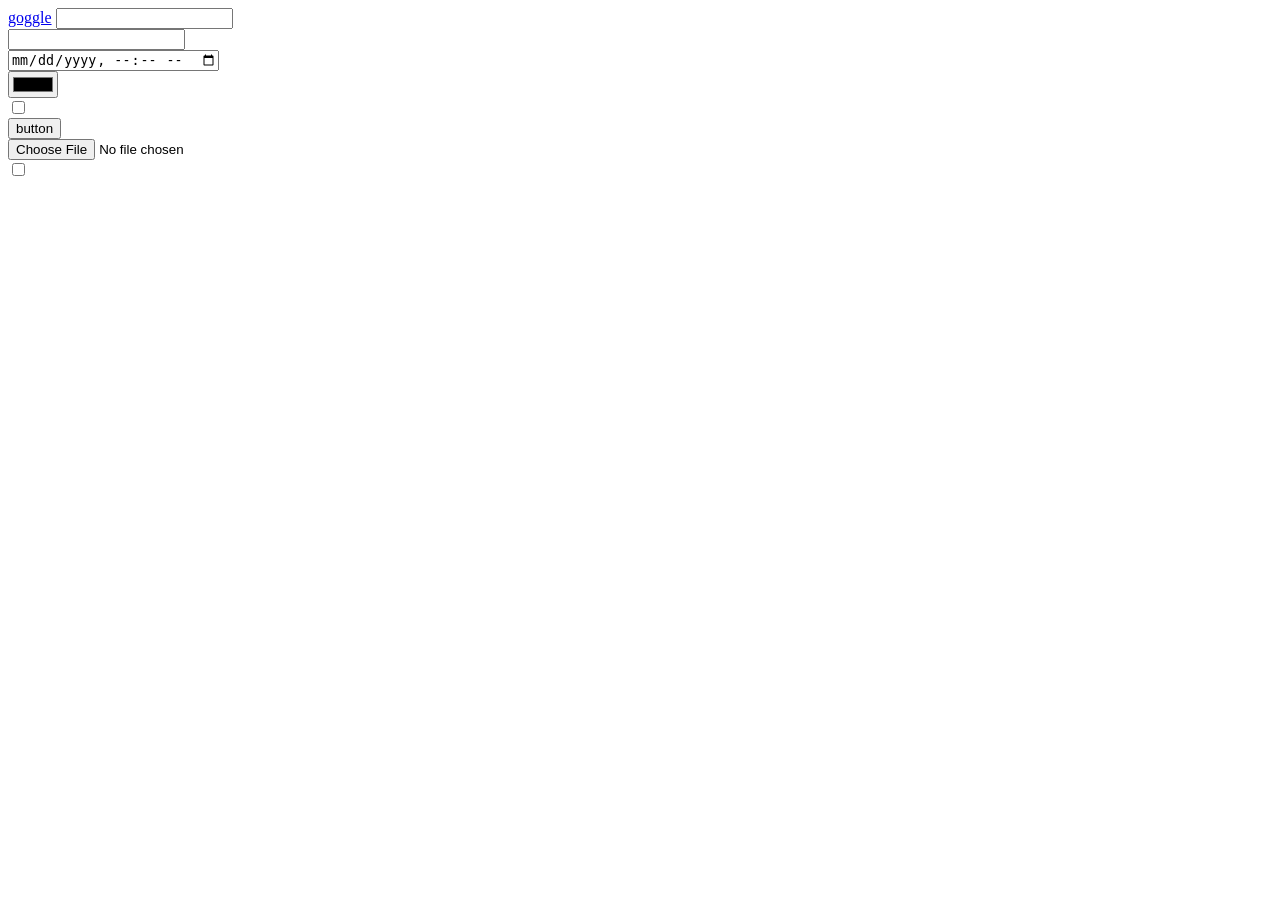
<file: LEC 1/index.html>
<!doctype html>
<html lang="en">
  <head>
    <meta charset="UTF-8" />
    <meta name="viewport" content="width=device-width, initial-scale=1.0" />
    <title>Document</title>
  </head>
  <body>
    <a
      href="https://www.google.com/search?q=amazon&oq=&gs_lcrp=EgZjaHJvbWUqBggBEEUYOzIGCAAQRRg5MgYIARBFGDsyBggCEEUYPDIGCAMQRRg8MgYIBBBFGDwyBggFEAUYQDIGCAYQBRhAMgYIBxAFGEDSAQgyNzc2ajBqN6gCCLACAfEFruHTmDx_OYQ&sourceid=chrome&ie=UTF-8"
      >goggle</a
    >
    <input type="password" />
    <br />
    <input type="email" name="email" id="" />
    <br />
    <input type="datetime-local" name="callender" id="" />
    <br />
    <input type="color" name="" id="" />
    <br />
    <input type="checkbox" name="" id="" />
    <br />
    <input type="button" value="button" />
    <br />
    <input type="file" name="" id="" />
    <br />
    <input type="checkbox" name="" id="" />
    <br />
    <input type="hidden" name="" />
    <br />
    <input type="image" src="" alt="" />
  </body>
</html>
</file>
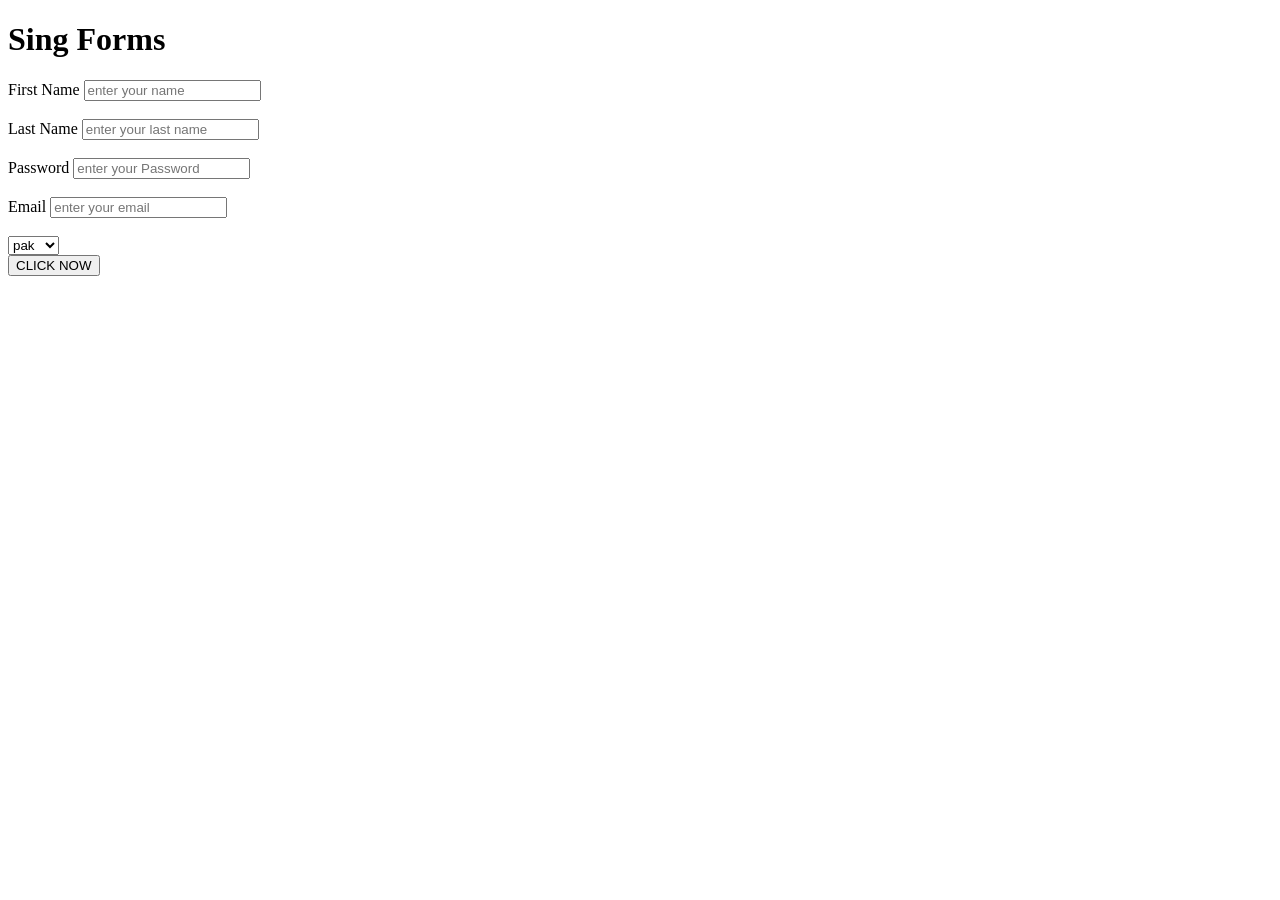
<file: LEC 2/index.html>
<!doctype html>
<html lang="en">
  <head>
    <meta charset="UTF-8" />
    <meta name="viewport" content="width=device-width, initial-scale=1.0" />
    <title>Document</title>
  </head>
  <body>
    <h1>Sing Forms</h1>
    <form>
      <label for="">First Name</label>
      <input type="text" placeholder="enter your name" />
      <br />
      <br />
      <label for="">Last Name</label>
      <input type="last name" placeholder="enter your last name" />
      <br />
      <br />
      <label for="">Password</label>
      <input type="password" placeholder="enter your Password" />
      <br />
      <br />
      <label for="">Email</label>
      <input type="email" placeholder="enter your email" />
      <br />
      <br />
      <select>
        <option value="pak">pak</option>
        <option value="india">india</option>
        <option value="usa">usa</option>
      </select>
      <br />
      <button>CLICK NOW</button>
    </form>
  </body>
</html>
</file>
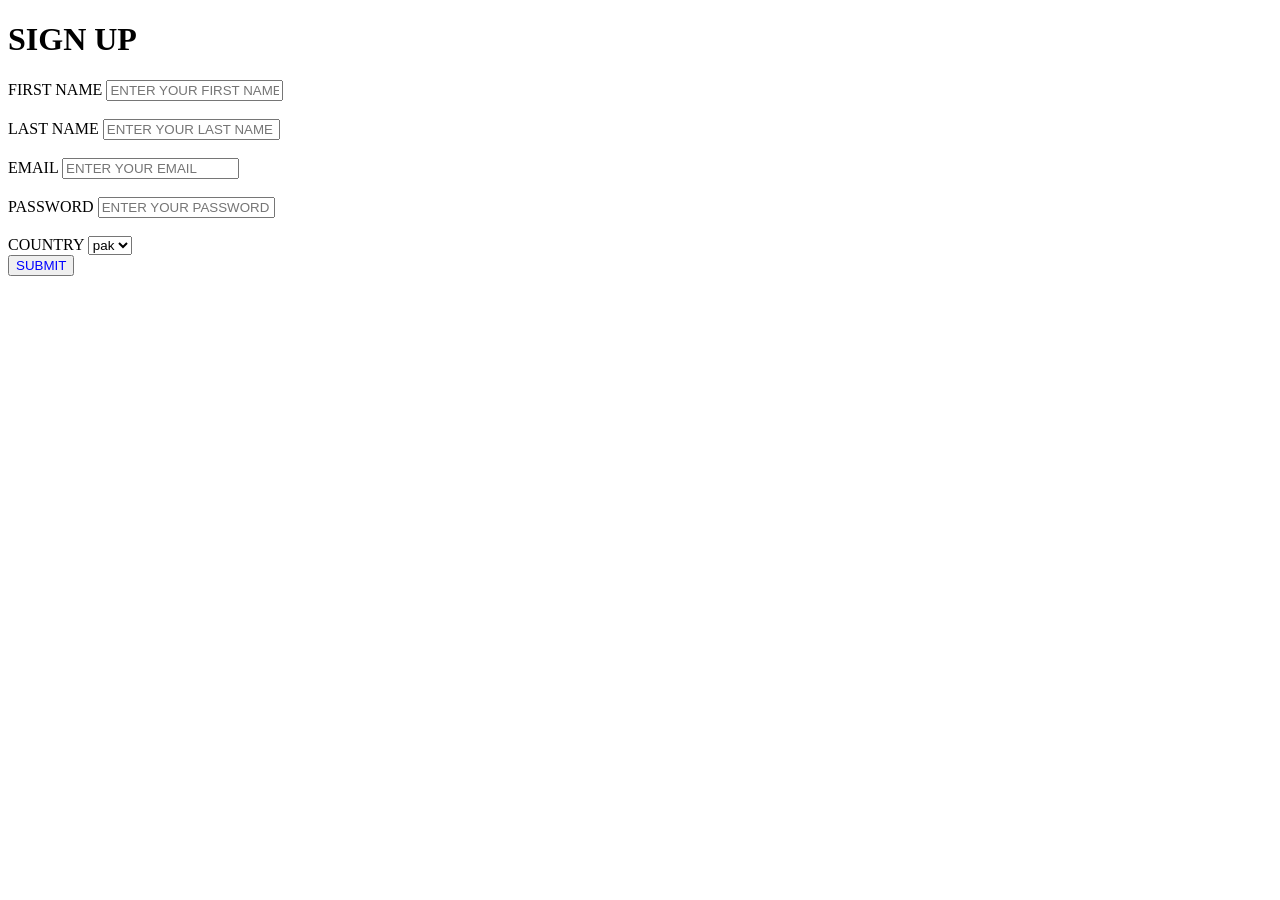
<file: LEC 3/index.html>
<!doctype html>
<html lang="en">
  <head>
    <meta charset="UTF-8" />
    <meta name="viewport" content="width=device-width, initial-scale=1.0" />
    <title>Document</title>
  </head>
  <body>
    <h1>SIGN UP</h1>
    <form>
      <label for="">FIRST NAME</label>
      <input type="text" placeholder="ENTER YOUR FIRST NAME" />
      <br />
      <br />
      <label for="">LAST NAME</label>
      <input type="text" placeholder="ENTER YOUR LAST NAME" />
      <br />
      <br />
      <label for="">EMAIL</label>
      <input type="email" placeholder="ENTER YOUR EMAIL" />
      <br />
      <br />
      <label for="">PASSWORD</label>
      <input type="password" placeholder="ENTER YOUR PASSWORD" />
      <br />
      <br />
      <label for="">COUNTRY</label>
      <select>
        <option value="">pak</option>
        <option value="">pak</option>
        <option value="">pak</option>
        <option value="">pak</option>
        <option value="">pak</option>
      </select>
      <br />
      <button style="text-align: center; color: blue" type="submit">
        SUBMIT
      </button>
    </form>
  </body>
</html>
</file>
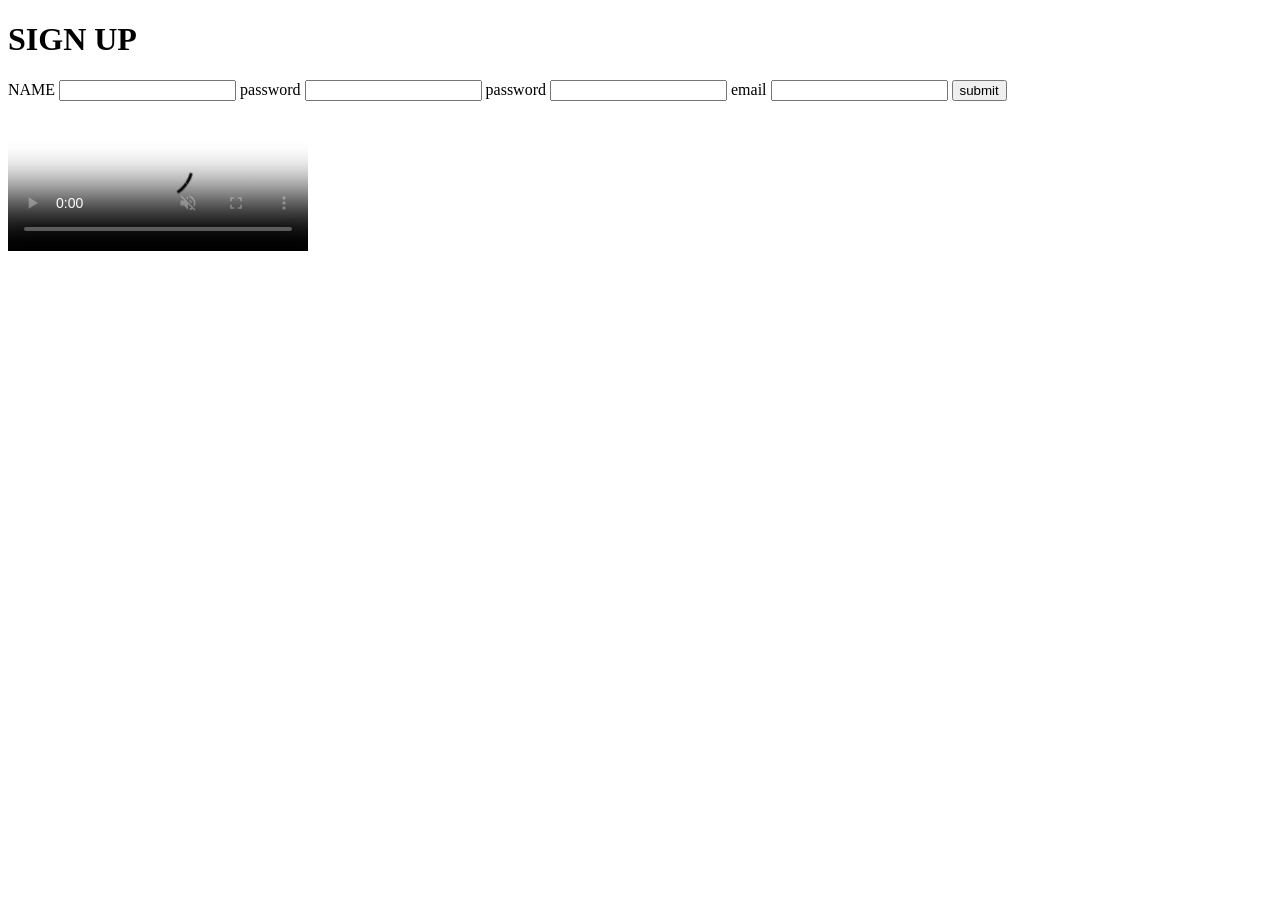
<file: LEC 4/index.html>
<!doctype html>
<html lang="en">
  <head>
    <meta charset="UTF-8" />
    <meta name="viewport" content="width=device-width, initial-scale=1.0" />
    <title>Document</title>
  </head>
  <body>
    <h1>SIGN UP</h1>
    <form action="">
      <label for="name">NAME</label>
      <input type="text" minlength="8" maxlength="20" required name="name" />
      <label for="name1">password </label>
      <input
        type="password"
        minlength="8"
        maxlength="20"
        required
        name="name1"
      />
      <label for="name2">password</label>
      <input
        type="password"
        minlength="8"
        maxlength="20"
        required
        name="name2"
      />
      <label for="name3">email</label>
      <input type="email" minlength="8" maxlength="20" required name="name3" />

      <button type="submit">submit</button>
    </form>
    <video src="" controls poster="./" muted autoplay></video>
  </body>
</html>
</file>
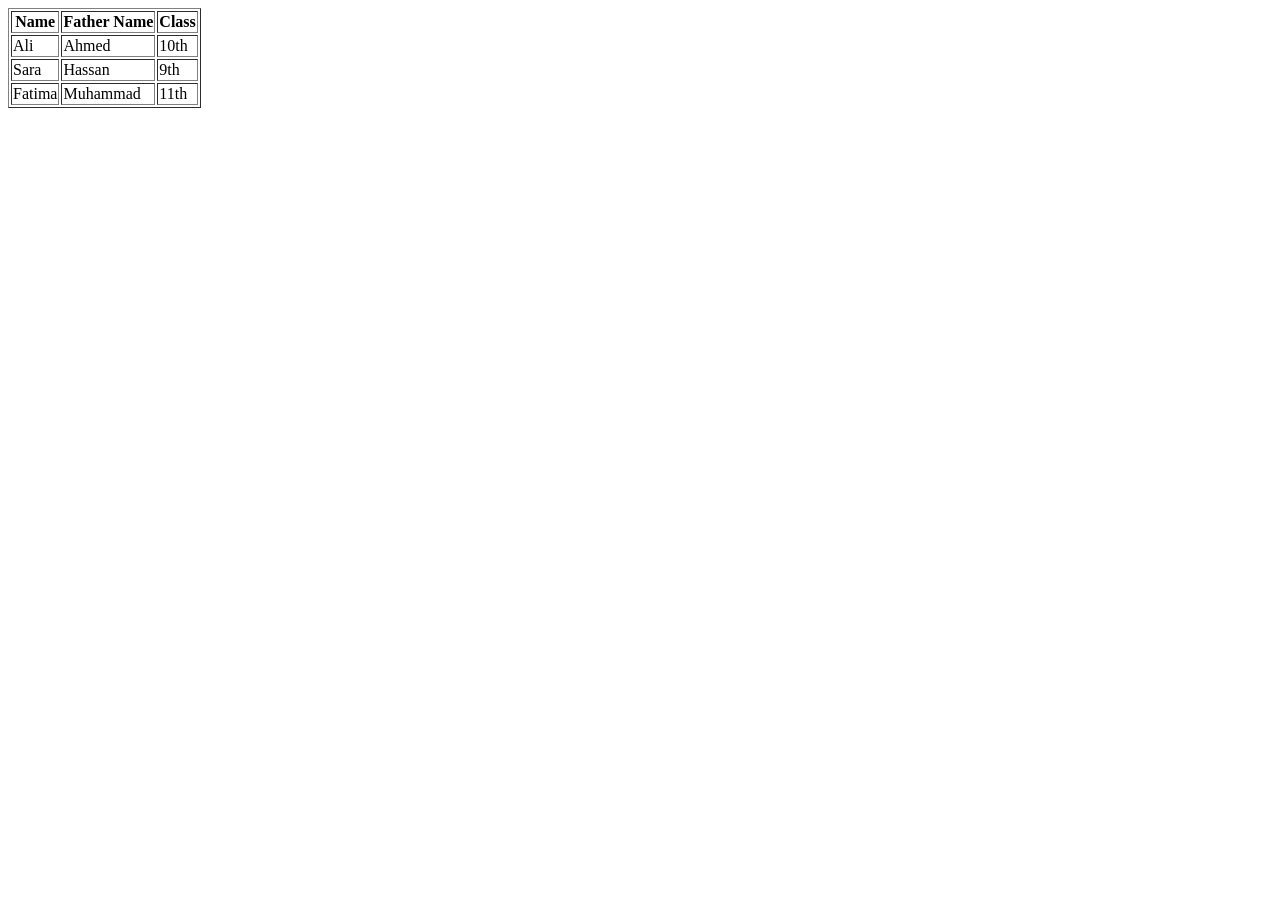
<file: LEC 5/index.html>
<!doctype html>
<html>
  <head>
    <!-- Title of the page -->
    <title>Student Information Table</title>
  </head>
  <body>
    <!-- Table to display student information with father name and class -->
    <!-- Black border style added using border attribute -->
    <table border="1">
      <!-- Table header row with column names -->
      <tr>
        <!-- Column 1: Name -->
        <th>Name</th>
        <!-- Column 2: Father Name -->
        <th>Father Name</th>
        <!-- Column 3: Class -->
        <th>Class</th>
      </tr>
      <!-- Sample data rows -->
      <tr>
        <!-- Student name -->
        <td>Ali</td>
        <!-- Father's name -->
        <td>Ahmed</td>
        <!-- Student's class -->
        <td>10th</td>
      </tr>
      <tr>
        <td>Sara</td>
        <td>Hassan</td>
        <td>9th</td>
      </tr>
      <tr>
        <td>Fatima</td>
        <td>Muhammad</td>
        <td>11th</td>
      </tr>
    </table>
  </body>
</html>
</file>
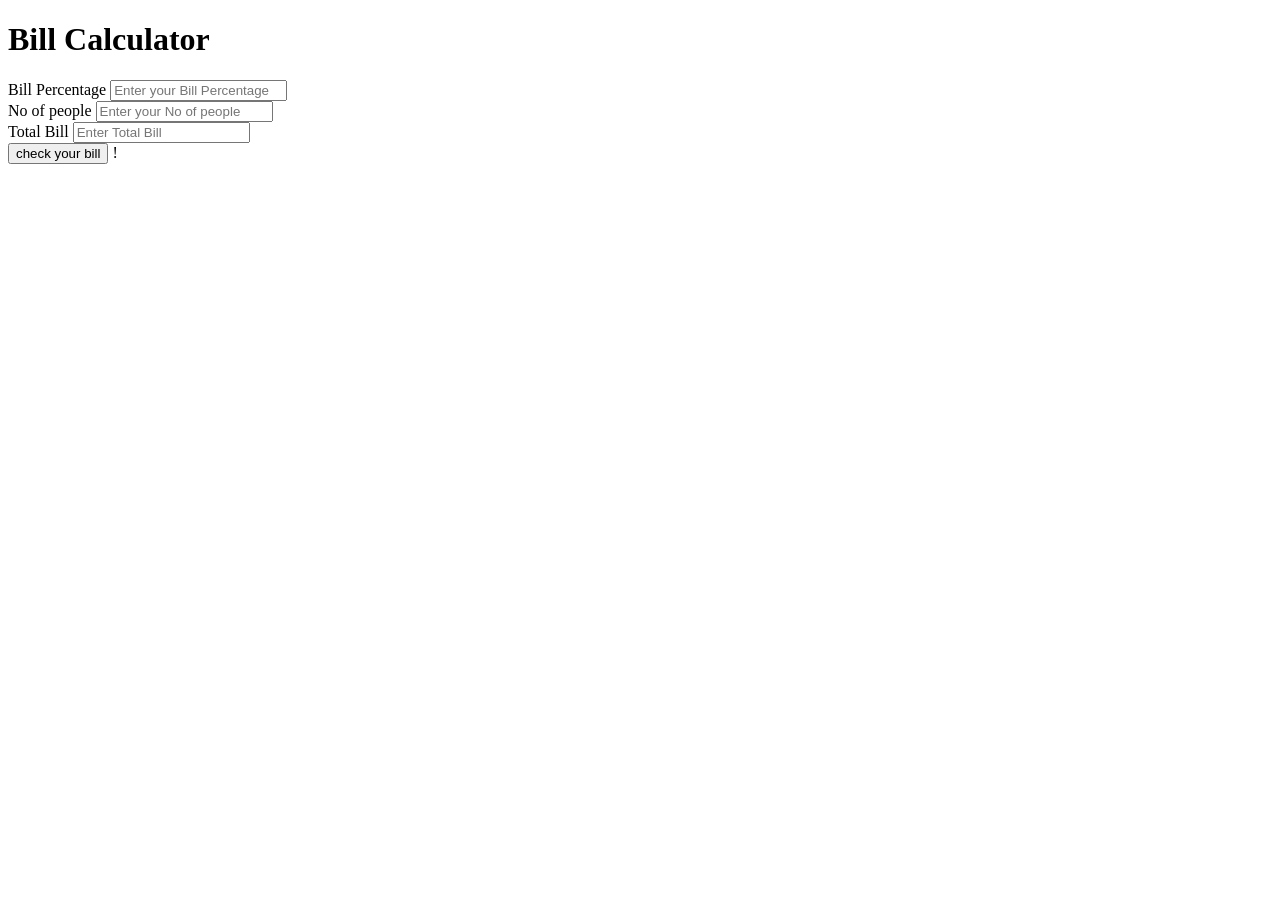
<file: LEC 7 JS/index.html>
<!doctype html>
<html lang="en">
  <head>
    <meta charset="UTF-8" />
    <meta name="viewport" content="width=device-width, initial-scale=1.0" />
    <title>Document</title>
  </head>
  <body>
    <h1>Bill Calculator</h1>
    <label for="bp">Bill Percentage</label>
    <input type="text" placeholder="Enter your Bill Percentage" id="bp1" />
    <br />
    <label for="np">No of people</label>
    <input type="text" placeholder="Enter your No of people" id="np2" />
    <br />
    <label for="tb">Total Bill</label>
    <input type="text" placeholder="Enter Total Bill" id="tb3" />
    <br />
    <button type="submit" onclick="billprinter()">check your bill</button>

    <script src="index.js"></script>

    <script>
      function billprinter() {
        // alert("hello");
        get_bill_percentage = document.getElementById("bp1").value;
        // alert(get_bill_percentage);
        no_of_people = document.getElementById("np2").value;
        // alert(no_of_people);
        total_bill = document.getElementById("tb3").value;
        // alert(total_bill);

        res =
          total_bill + (total_bill + get_bill_percentage) / 100 / no_of_people;
        alert(res);
        document.write(res);
      }
    </script>
  </body>
</html>
!
</file>
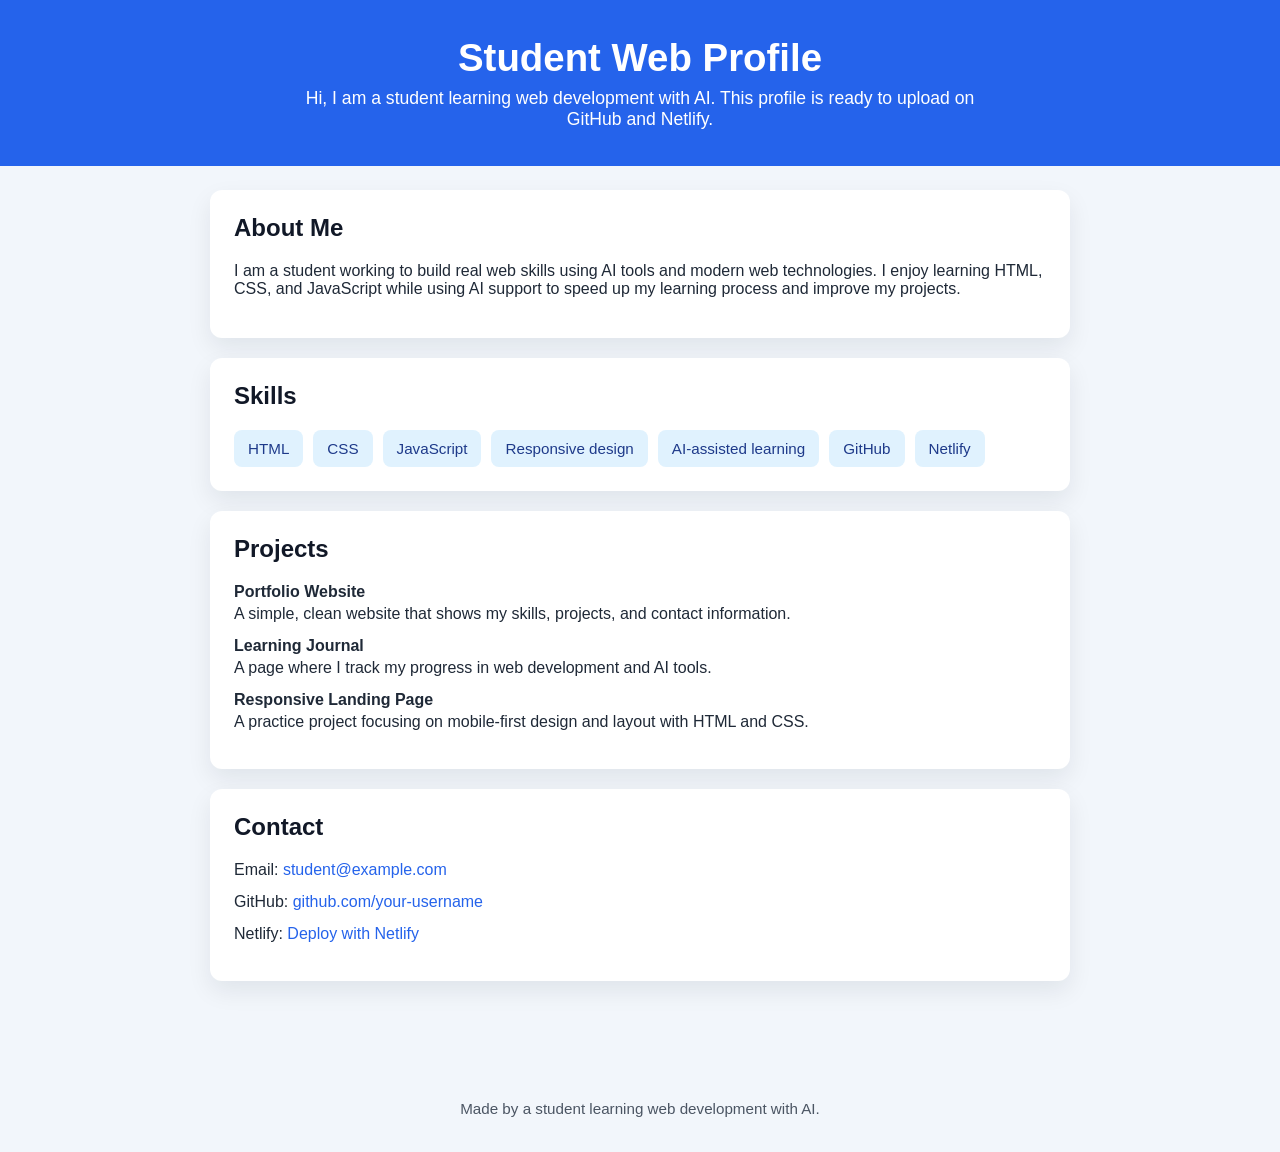
<file: LEC 4/portfolio/index.html>
<!doctype html>
<html lang="en">
  <head>
    <meta charset="UTF-8" />
    <meta name="viewport" content="width=device-width, initial-scale=1.0" />
    <title>Student Web Profile</title>
    <style>
      body {
        font-family: Arial, sans-serif;
        margin: 0;
        padding: 0;
        background: #f2f6fb;
        color: #1f2937;
      }
      header {
        background: #2563eb;
        color: white;
        padding: 36px 20px;
        text-align: center;
      }
      header h1 {
        margin: 0;
        font-size: 2.4rem;
      }
      header p {
        margin: 8px 0 0;
        font-size: 1.1rem;
        max-width: 700px;
        margin-left: auto;
        margin-right: auto;
      }
      main {
        max-width: 860px;
        margin: 24px auto;
        padding: 0 20px 40px;
      }
      section {
        background: white;
        border-radius: 12px;
        box-shadow: 0 10px 25px rgba(15, 23, 42, 0.08);
        margin-bottom: 20px;
        padding: 24px;
      }
      section h2 {
        margin-top: 0;
        color: #111827;
      }
      .skills {
        display: flex;
        flex-wrap: wrap;
        gap: 10px;
      }
      .skill {
        background: #e0f2fe;
        color: #1e3a8a;
        padding: 10px 14px;
        border-radius: 8px;
        font-size: 0.95rem;
      }
      .project-list,
      .contact-list {
        list-style: none;
        padding: 0;
        margin: 0;
      }
      .project-list li,
      .contact-list li {
        margin-bottom: 14px;
      }
      .project-list li strong {
        display: block;
        margin-bottom: 4px;
      }
      footer {
        text-align: center;
        padding: 20px;
        color: #4b5563;
        font-size: 0.95rem;
      }
      a {
        color: #2563eb;
        text-decoration: none;
      }
    </style>
  </head>
  <body>
    <header>
      <h1>Student Web Profile</h1>
      <p>
        Hi, I am a student learning web development with AI. This profile is
        ready to upload on GitHub and Netlify.
      </p>
    </header>
    <main>
      <section>
        <h2>About Me</h2>
        <p>
          I am a student working to build real web skills using AI tools and
          modern web technologies. I enjoy learning HTML, CSS, and JavaScript
          while using AI support to speed up my learning process and improve my
          projects.
        </p>
      </section>
      <section>
        <h2>Skills</h2>
        <div class="skills">
          <div class="skill">HTML</div>
          <div class="skill">CSS</div>
          <div class="skill">JavaScript</div>
          <div class="skill">Responsive design</div>
          <div class="skill">AI-assisted learning</div>
          <div class="skill">GitHub</div>
          <div class="skill">Netlify</div>
        </div>
      </section>
      <section>
        <h2>Projects</h2>
        <ul class="project-list">
          <li>
            <strong>Portfolio Website</strong>
            <span
              >A simple, clean website that shows my skills, projects, and
              contact information.</span
            >
          </li>
          <li>
            <strong>Learning Journal</strong>
            <span
              >A page where I track my progress in web development and AI
              tools.</span
            >
          </li>
          <li>
            <strong>Responsive Landing Page</strong>
            <span
              >A practice project focusing on mobile-first design and layout
              with HTML and CSS.</span
            >
          </li>
        </ul>
      </section>
      <section>
        <h2>Contact</h2>
        <ul class="contact-list">
          <li>
            Email: <a href="mailto:student@example.com">student@example.com</a>
          </li>
          <li>
            GitHub:
            <a href="https://github.com/your-username" target="_blank"
              >github.com/your-username</a
            >
          </li>
          <li>
            Netlify:
            <a href="https://app.netlify.com/" target="_blank"
              >Deploy with Netlify</a
            >
          </li>
        </ul>
      </section>
    </main>
    <footer>
      <p>Made by a student learning web development with AI.</p>
    </footer>
  </body>
</html>
</file>
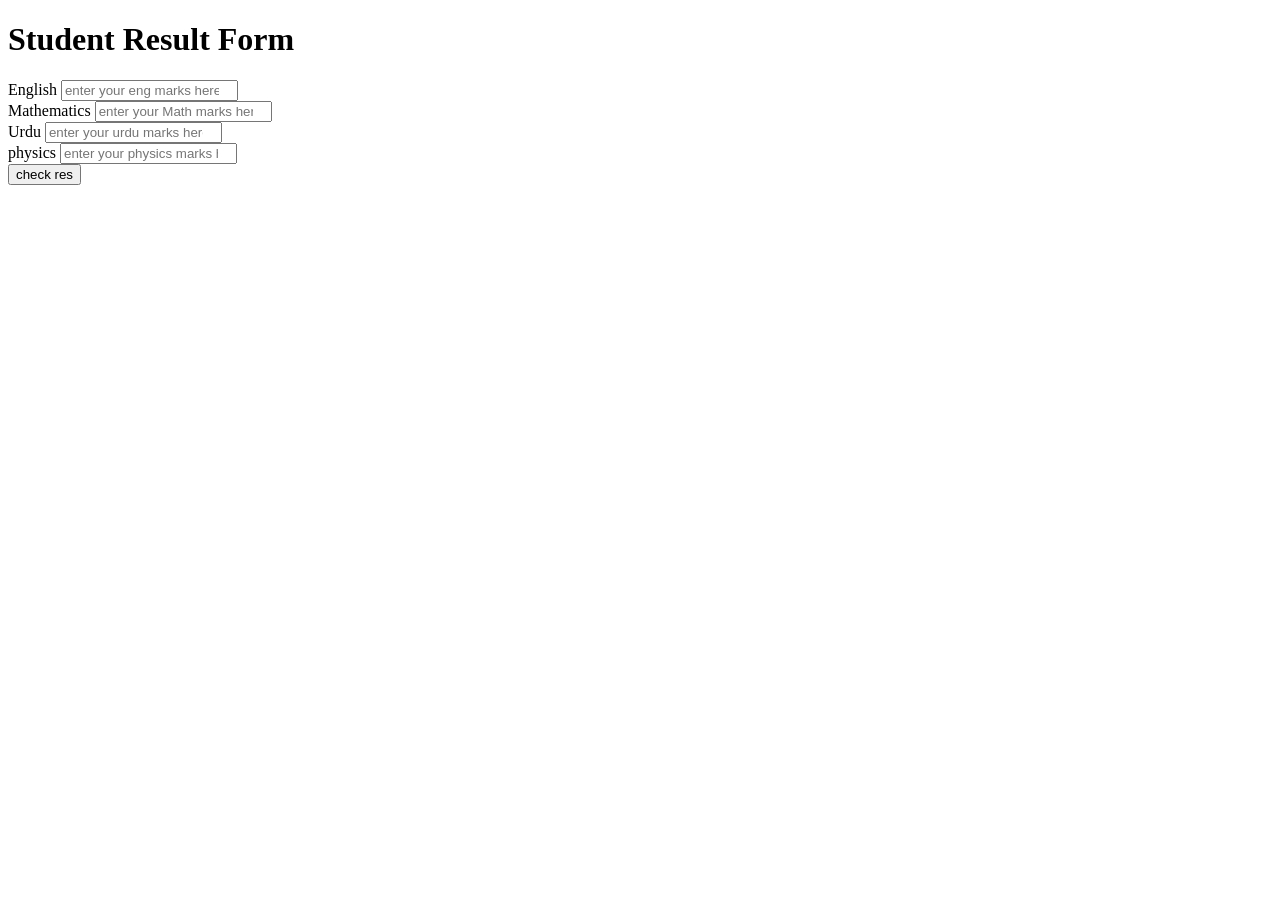
<file: LEC 7 JS/index01.html>
<!doctype html>
<html lang="en">
  <head>
    <meta charset="UTF-8" />
    <meta name="viewport" content="width=device-width, initial-scale=1.0" />
    <title>Document</title>
  </head>
  <body>
    <h1>Student Result Form</h1>
    <form>
      <label for="eng">English</label>
      <input
        type="number"
        placeholder="enter your eng marks here. "
        id="eng1"
      /><br />
      <label for="math">Mathematics</label>
      <input
        type="number"
        placeholder="enter your Math marks here."
        id="math2"
        .
      /><br />
      <label for="urdu">Urdu</label>
      <input
        type="number"
        placeholder="enter your urdu marks here."
        id="urd3"
      /><br />
      <label for="physics">physics</label>
      <input
        type="number"
        placeholder="enter your physics marks here."
        id="phy4"
      /><br />
    </form>
    <button type="submit" onClick="Resultprinter()">check res</button>
    <h3 id="res"></h3>

    <script>
      function Resultprinter() {
        get_eng_marks = +document.getElementById("eng1").value;
        math_marks = +document.getElementById("math2").value;
        urdu_marks = +document.getElementById("urd3").value;
        physics_marks = +document.getElementById("phy4").value;

        total_obtained =
          get_eng_marks + math_marks + urdu_marks + physics_marks;
        res = (total_obtained / 400) * 400;
        alert(res);
        document.getElementById("res").innerHTML = "result is " + res;
      }
    </script>
  </body>
</html>
</file>
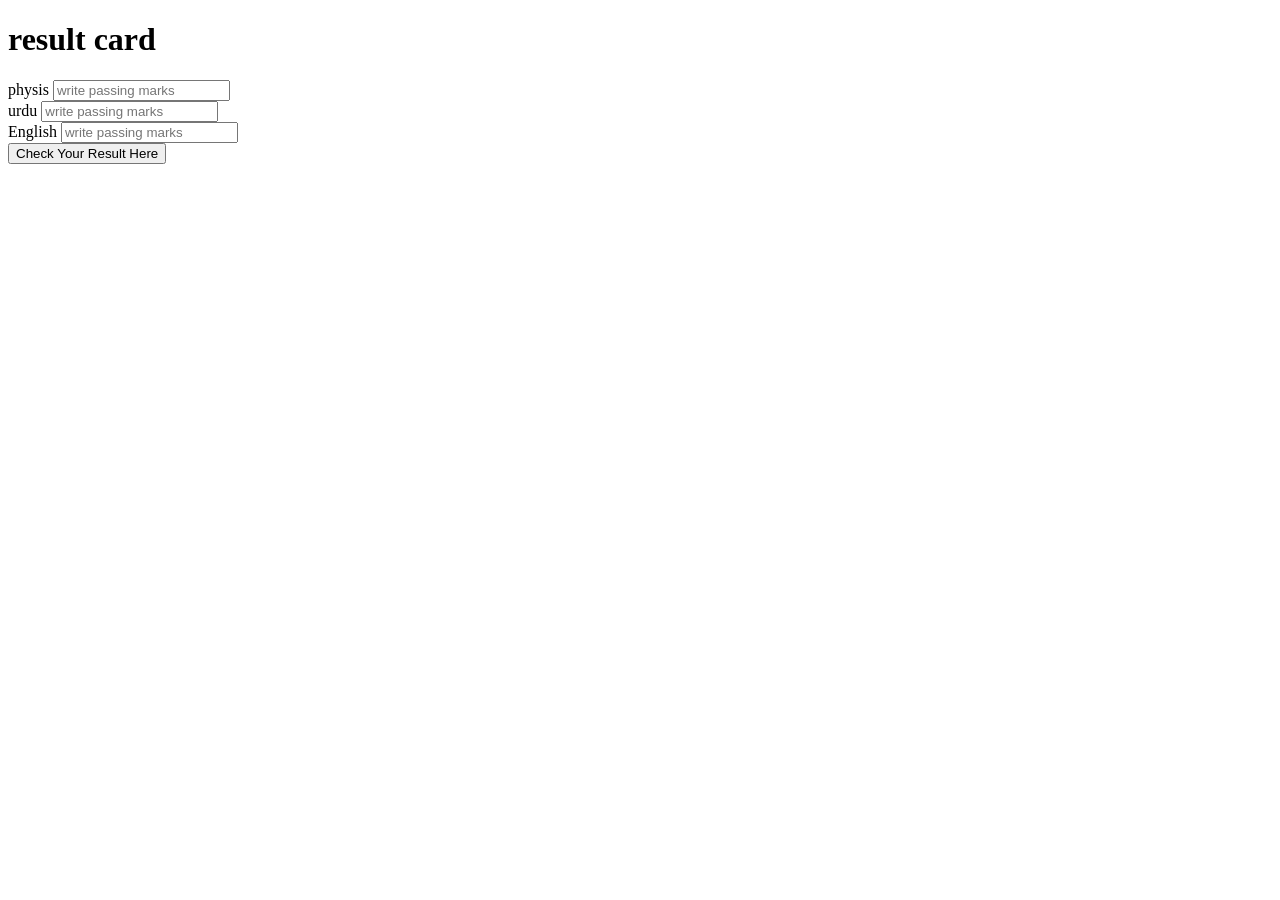
<file: LEC 7 JS/rough.html>
<!doctype html>
<html lang="en">
  <head>
    <meta charset="UTF-8" />
    <meta name="viewport" content="width=device-width, initial-scale=1.0" />
    <title>result</title>
  </head>
  <body>
    <h1>result card</h1>
    <form>
      <label for="phy">physis</label>
      <input type="number" placeholder="write passing marks " id="phy1" /><br />
      <label for="urd">urdu</label>
      <input type="number" placeholder="write passing marks " id="urd2" /><br />
      <label for="eng">English</label>
      <input type="number" placeholder="write passing marks " id="eng" /><br />
    </form>
    <button type="submit" onClick="resultprinter()">
      Check Your Result Here
    </button>
    <h3 id="res"></h3>

    <script>
      function resultprinter() {
        get_phy_marks = Number(document.getElementById("phy1").value);
        urd_marks = Number(document.getElementById("urd2").value);
        eng_marks = Number(document.getElementById("eng").value);

        total_obtain_marks = get_phy_marks + urd_marks + eng_marks;
        res = (total_obtain_marks / 300) * 100;
        if (res >= 90) {
          document.getElementById("res").innerHTML =
            "your grade is A. percentage = " + res + "%";
        } else if (res >= 80) {
          document.getElementById("res").innerHTML =
            "your grade is B. percentage = " + res + "%";
        } else if (res >= 70) {
          document.getElementById("res").innerHTML =
            "your grade is c. percentage = " + res + "%";
        } else if (res >= 60) {
          document.getElementById("res").innerHTML =
            "your grade is d. percentage = " + res + "%";
        } else if (res >= 50) {
          document.getElementById("res").innerHTML =
            "your are fail. percentage = " + res + "%";
        }
      }
    </script>
  </body>
</html>
</file>
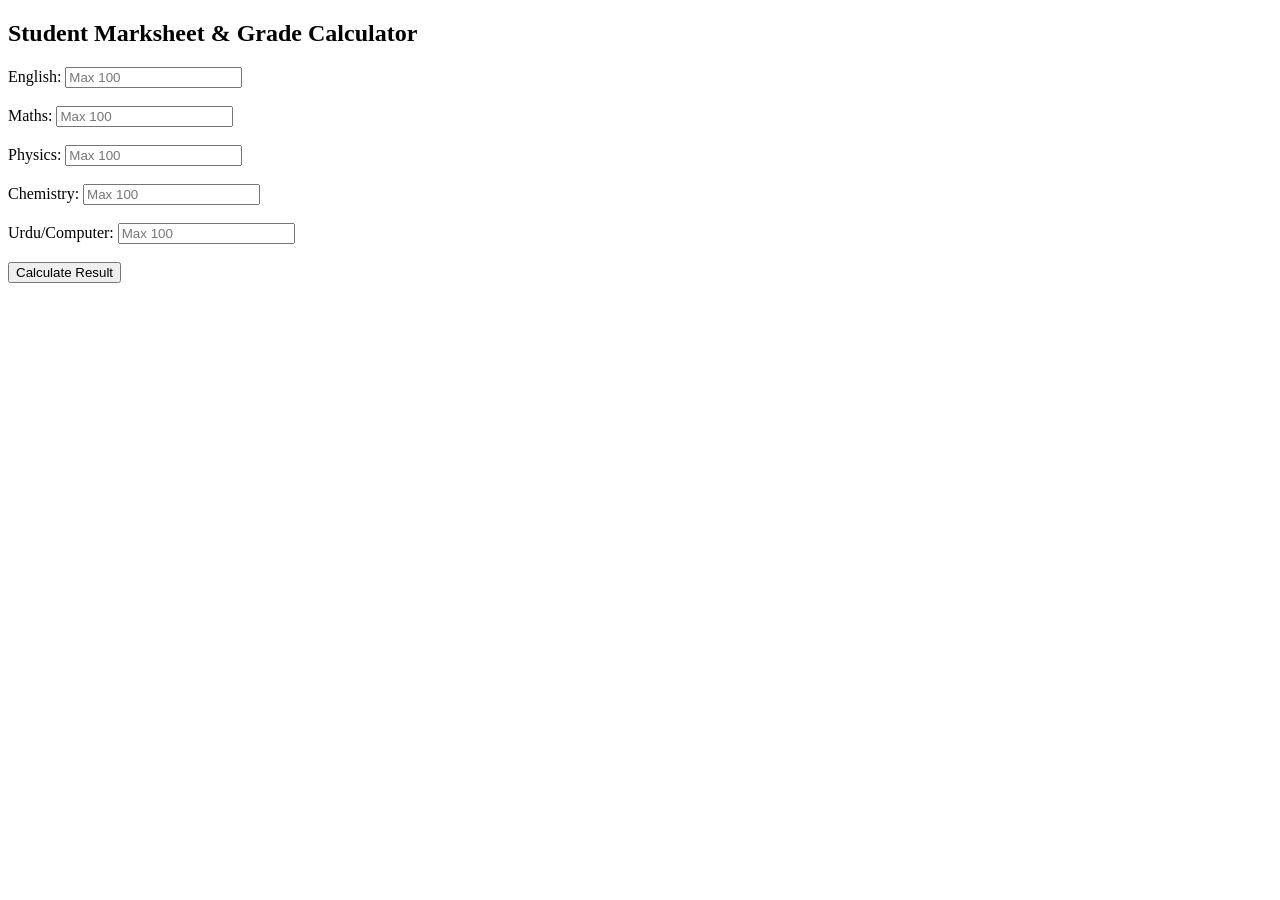
<file: LEC 8 JS/index1.html>
<!doctype html>
<html lang="en">
  <head>
    <meta charset="UTF-8" />
    <meta name="viewport" content="width=device-width, initial-scale=1.0" />
    <title>Full Student Marksheet Calculator</title>
  </head>
  <body>
    <h2>Student Marksheet & Grade Calculator</h2>

    <!-- Har subject ke marks input karne ke liye fields -->
    <label>English: </label>
    <input type="number" id="sub1" placeholder="Max 100" /><br /><br />

    <label>Maths: </label>
    <input type="number" id="sub2" placeholder="Max 100" /><br /><br />

    <label>Physics: </label>
    <input type="number" id="sub3" placeholder="Max 100" /><br /><br />

    <label>Chemistry: </label>
    <input type="number" id="sub4" placeholder="Max 100" /><br /><br />

    <label>Urdu/Computer: </label>
    <input type="number" id="sub5" placeholder="Max 100" /><br /><br />

    <!-- Calculate karne ka button -->
    <button onclick="calculateMarksheet()">Calculate Result</button>

    <!-- Final result show karne ke liye headings -->
    <h3 id="totalScore"></h3>
    <h3 id="percentageScore"></h3>
    <h3 id="gradeScore"></h3>

    <script>
      function calculateMarksheet() {
        // 1. Saare inputs se values nikal kar numbers me badalna
        let eng = Number(document.getElementById("sub1").value);
        let math = Number(document.getElementById("sub2").value);
        let phys = Number(document.getElementById("sub3").value);
        let chem = Number(document.getElementById("sub4").value);
        let urdu = Number(document.getElementById("sub5").value);

        // 2. Validation: Check karna koi input khali na ho ya marks 0-100 se bahar na hon
        if (
          eng < 0 ||
          eng > 100 ||
          math < 0 ||
          math > 100 ||
          phys < 0 ||
          phys > 100 ||
          chem < 0 ||
          chem > 100 ||
          urdu < 0 ||
          urdu > 100
        ) {
          alert(
            "Plz saare subjects me 0 se 100 ke beech sahi marks enter karein!",
          );
          return;
        }

        // 3. Total aur Percentage calculate karna (Total marks = 500)
        let totalObtained = eng + math + phys + chem + urdu;
        let percentage = (totalObtained / 500) * 100;
        let grade = "";

        // 4. If-Else Condition Percentage ke hisab se Grade nikalne ke liye
        if (percentage >= 80) {
          grade = "A-One (Excellent)";
        } else if (percentage >= 70) {
          grade = "A (Very Good)";
        } else if (percentage >= 60) {
          grade = "B (Good)";
        } else if (percentage >= 50) {
          grade = "C (Satisfactory)";
        } else if (percentage >= 40) {
          grade = "D (Pass)";
        } else {
          grade = "F (Fail) - Fail, Mehnat ki zaroorat hai!";
        }

        // 5. Result ko screen par print (display) karwana
        document.getElementById("totalScore").innerText =
          "Total Marks: " + totalObtained + " / 500";
        document.getElementById("percentageScore").innerText =
          "Percentage: " + percentage.toFixed(2) + "%";
        document.getElementById("gradeScore").innerText =
          "Final Grade: " + grade;
      }
    </script>
  </body>
</html>
</file>
